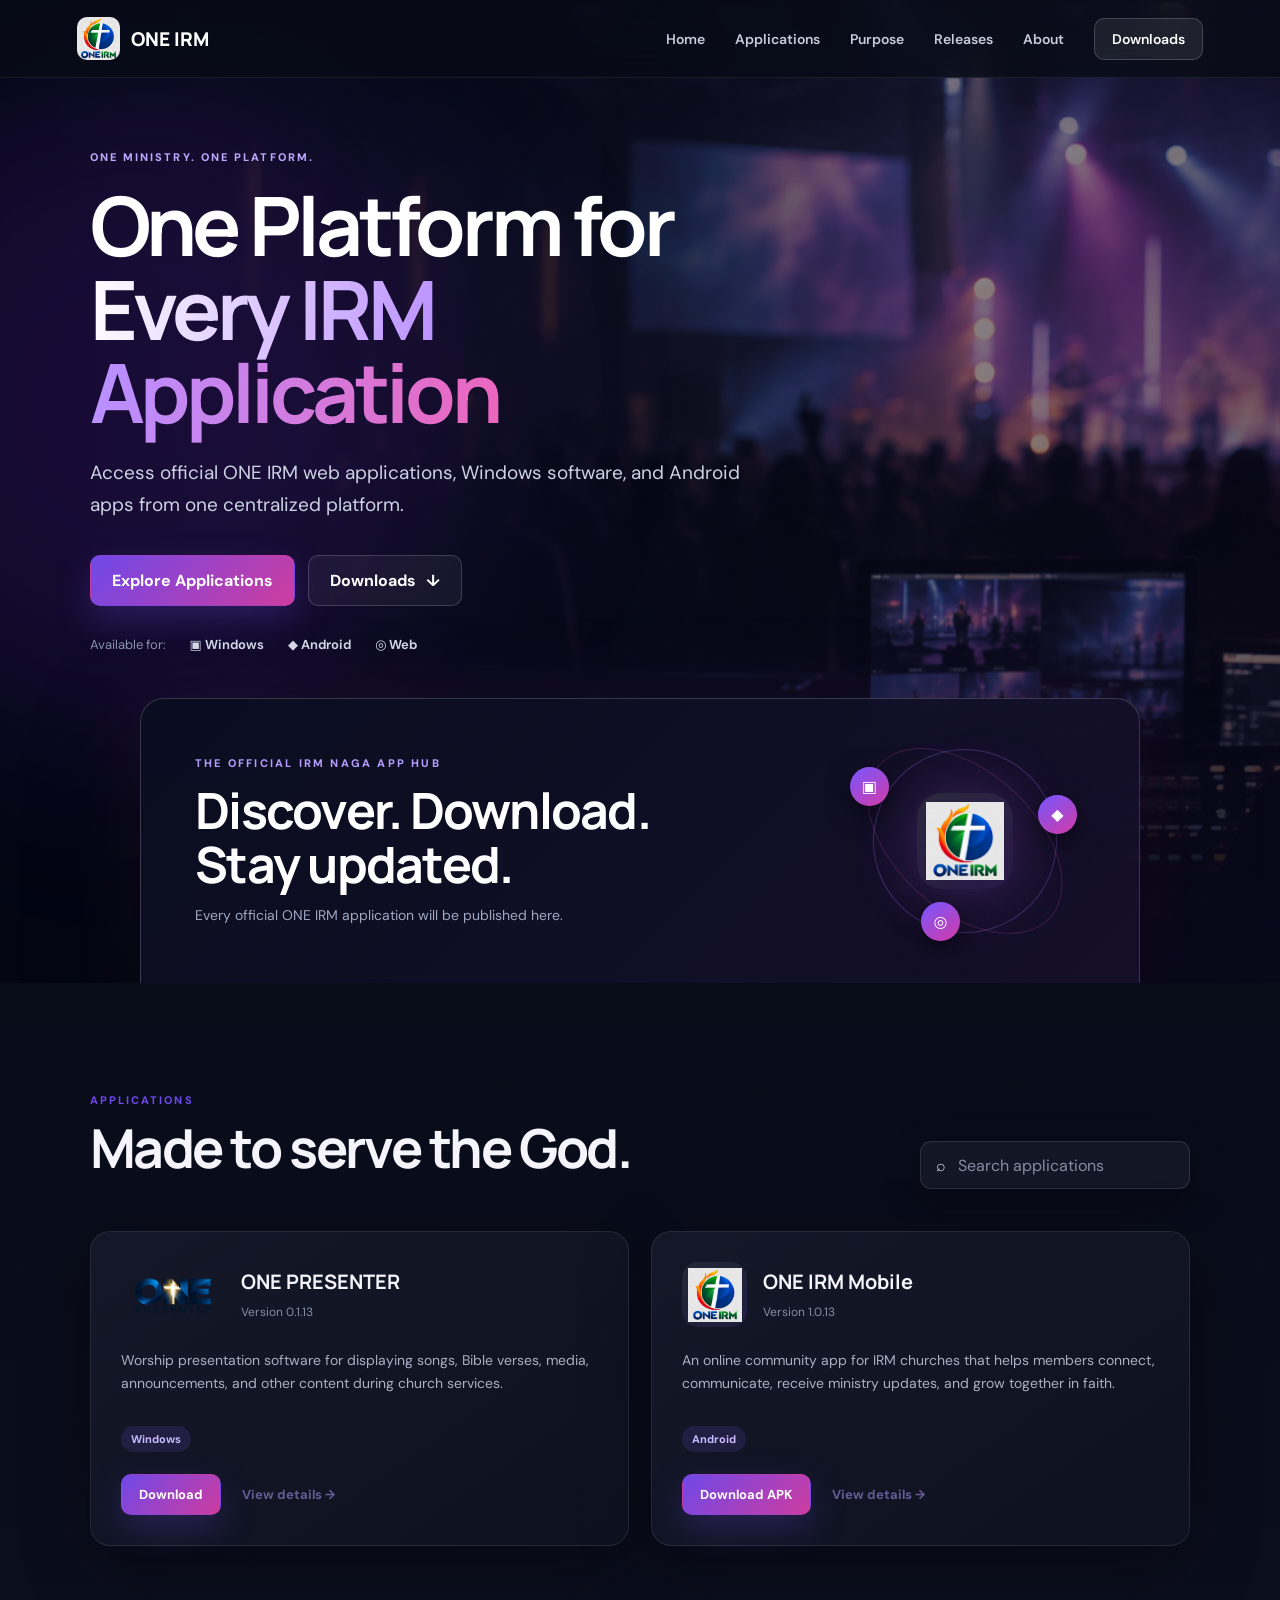
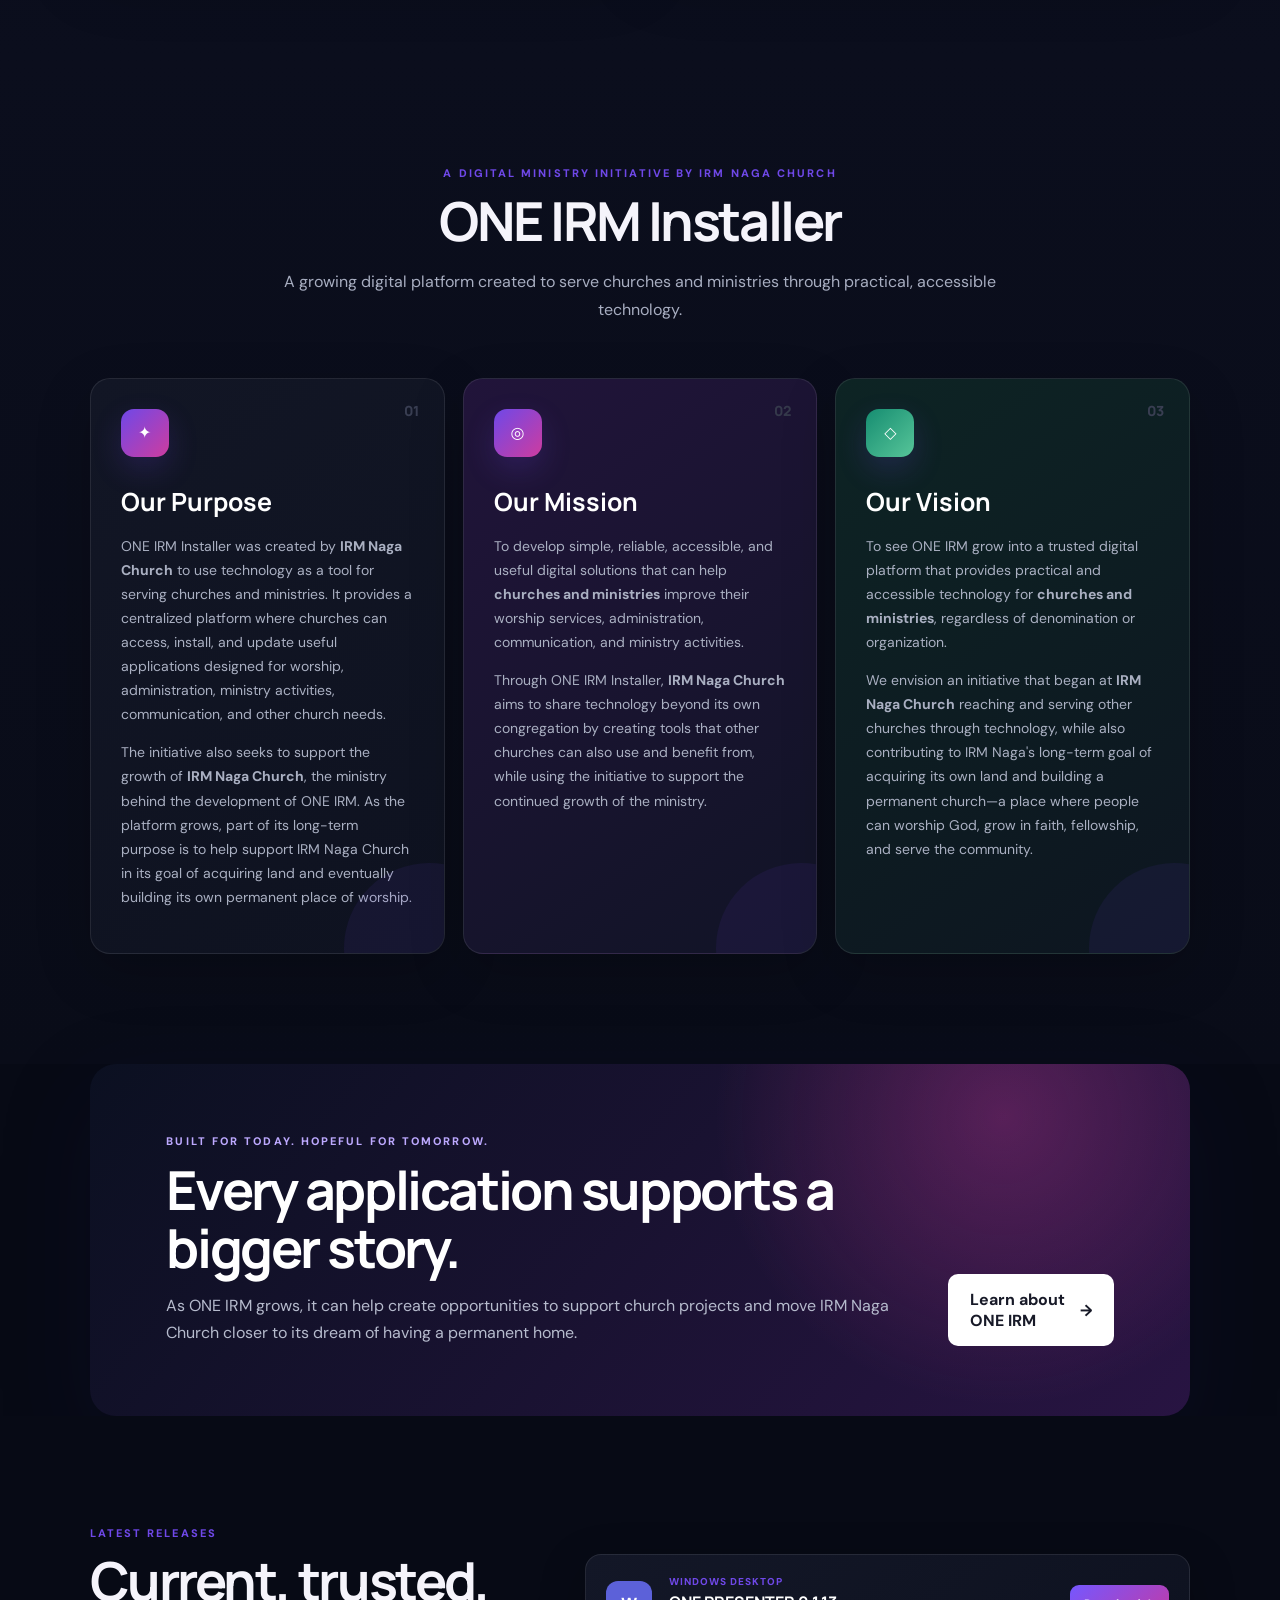
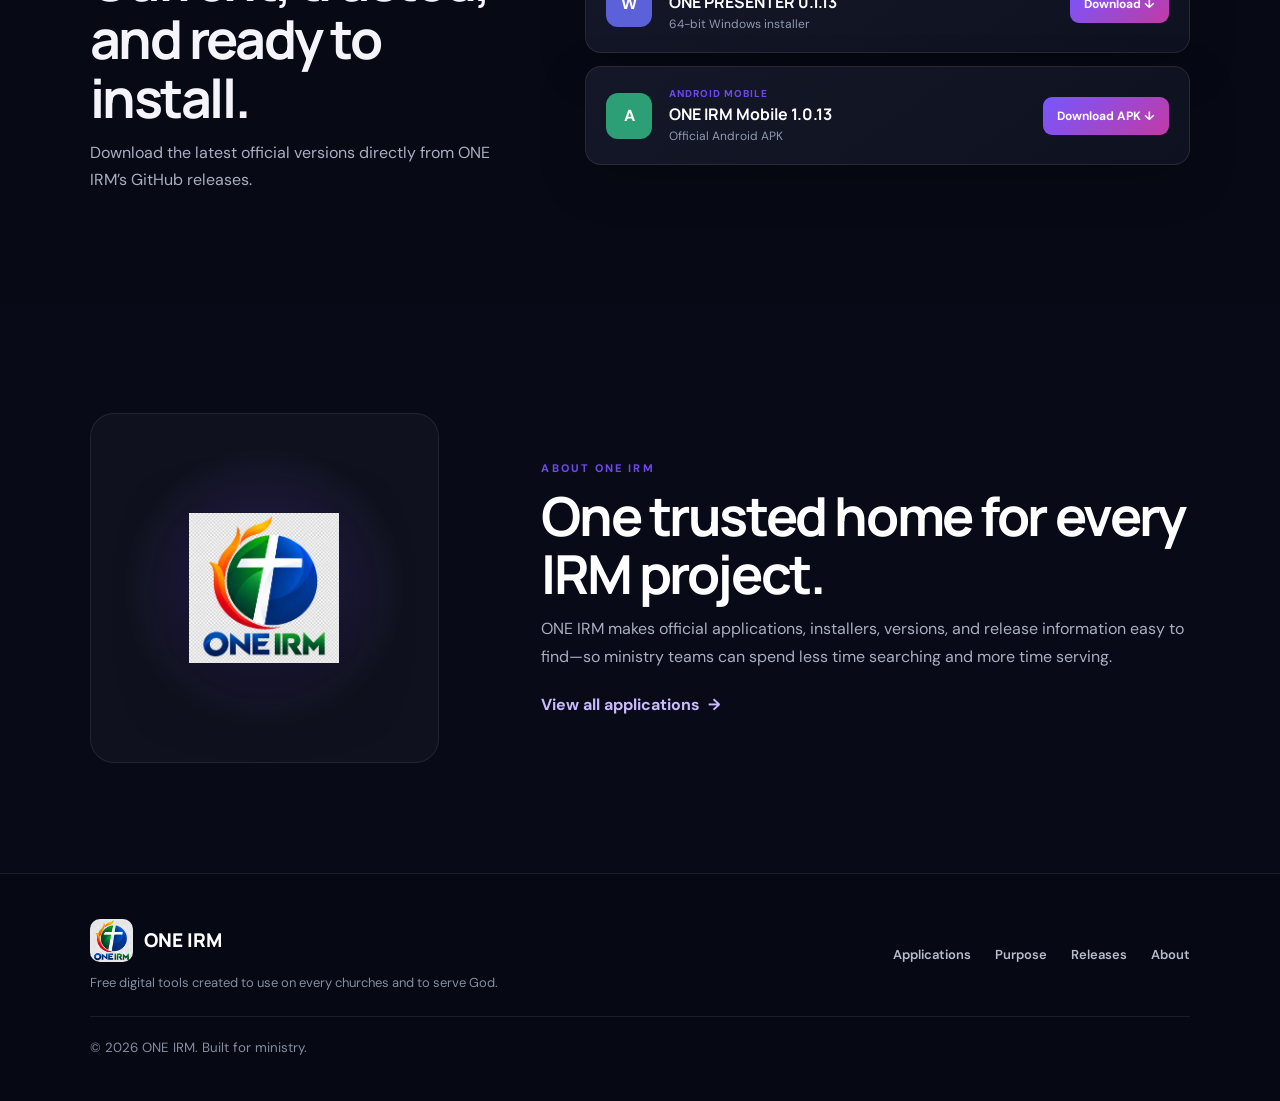
<file: outputs/ONE-IRM-Website-0.1.6/index.html>
<!doctype html>
<html lang="en">
<head>
  <meta charset="UTF-8">
  <meta name="viewport" content="width=device-width, initial-scale=1">
  <meta name="description" content="ONE IRM is the official digital application hub of IRM Naga Church.">
  <title>ONE IRM — Digital Tools for Ministry</title>
  <link rel="preconnect" href="https://fonts.googleapis.com">
  <link rel="preconnect" href="https://fonts.gstatic.com" crossorigin>
  <link href="https://fonts.googleapis.com/css2?family=DM+Sans:wght@400;500;600;700&family=Manrope:wght@600;700;800&display=swap" rel="stylesheet">
  <link rel="stylesheet" href="style.css?v=16">
</head>
<body>
  <header class="site-header">
    <a class="brand" href="#home" aria-label="ONE IRM home"><img src="assets/one-irm-logo.png" alt="ONE IRM logo"><span>ONE IRM</span></a>
    <button class="menu-toggle" type="button" aria-label="Open navigation" aria-expanded="false">☰</button>
    <nav class="main-nav" aria-label="Primary navigation">
      <a href="#home">Home</a><a href="#applications">Applications</a><a href="#purpose">Purpose</a><a href="#releases">Releases</a><a href="#about">About</a>
      <a class="nav-download" href="#applications">Downloads</a>
    </nav>
  </header>

  <main>
    <section class="hero classic-hero" id="home">
      <div class="hero-content">
        <span class="eyebrow light">One ministry. One platform.</span>
        <h1>One Platform for<br><em>Every IRM Application</em></h1>
        <p>Access official ONE IRM web applications, Windows software, and Android apps from one centralized platform.</p>
        <div class="hero-actions">
          <a class="button primary" href="#applications">Explore Applications</a>
          <a class="button ghost" href="#applications">Downloads <span>↓</span></a>
        </div>
        <div class="availability"><span>Available for:</span><b>▣ Windows</b><b>◆ Android</b><b>◎ Web</b></div>
      </div>

      <div class="platform-preview" aria-label="ONE IRM application collection">
        <div class="platform-preview-copy">
          <span>The official IRM Naga app hub</span>
          <strong>Discover. Download.<br>Stay updated.</strong>
          <small>Every official ONE IRM application will be published here.</small>
        </div>
        <div class="platform-orbit" aria-hidden="true">
          <i>▣</i><i>◆</i><i>◎</i>
          <div><img src="assets/one-irm-logo.png" alt=""></div>
        </div>
      </div>
    </section>

    <section class="applications section" id="applications">
      <div class="section-heading">
        <div><span class="eyebrow">Applications</span><h2>Made to serve the God.</h2></div>
        <label class="search-wrap" for="search"><span aria-hidden="true">⌕</span><input id="search" type="search" placeholder="Search applications" autocomplete="off"></label>
      </div>
      <div class="app-grid" id="appGrid"></div>
    </section>

    <section class="purpose-section section" id="purpose">
      <div class="purpose-intro">
        <span class="eyebrow">A digital ministry initiative by IRM Naga Church</span>
        <h2>ONE IRM Installer</h2>
        <p>A growing digital platform created to serve churches and ministries through practical, accessible technology.</p>
      </div>
      <div class="values-grid">
        <article class="value-card" id="our-purpose">
          <span class="value-number">01</span><div class="value-icon" aria-hidden="true">✦</div><h3>Our Purpose</h3>
          <p>ONE IRM Installer was created by <strong>IRM Naga Church</strong> to use technology as a tool for serving churches and ministries. It provides a centralized platform where churches can access, install, and update useful applications designed for worship, administration, ministry activities, communication, and other church needs.</p>
          <p>The initiative also seeks to support the growth of <strong>IRM Naga Church</strong>, the ministry behind the development of ONE IRM. As the platform grows, part of its long-term purpose is to help support IRM Naga Church in its goal of acquiring land and eventually building its own permanent place of worship.</p>
        </article>
        <article class="value-card mission-card" id="our-mission">
          <span class="value-number">02</span><div class="value-icon" aria-hidden="true">◎</div><h3>Our Mission</h3>
          <p>To develop simple, reliable, accessible, and useful digital solutions that can help <strong>churches and ministries</strong> improve their worship services, administration, communication, and ministry activities.</p>
          <p>Through ONE IRM Installer, <strong>IRM Naga Church</strong> aims to share technology beyond its own congregation by creating tools that other churches can also use and benefit from, while using the initiative to support the continued growth of the ministry.</p>
        </article>
        <article class="value-card vision-card" id="our-vision">
          <span class="value-number">03</span><div class="value-icon" aria-hidden="true">◇</div><h3>Our Vision</h3>
          <p>To see ONE IRM grow into a trusted digital platform that provides practical and accessible technology for <strong>churches and ministries</strong>, regardless of denomination or organization.</p>
          <p>We envision an initiative that began at <strong>IRM Naga Church</strong> reaching and serving other churches through technology, while also contributing to IRM Naga's long-term goal of acquiring its own land and building a permanent church—a place where people can worship God, grow in faith, fellowship, and serve the community.</p>
        </article>
      </div>
    </section>

    <section class="impact-section">
      <div class="impact-copy"><span class="eyebrow light">Built for today. Hopeful for tomorrow.</span><h2>Every application supports a bigger story.</h2><p>As ONE IRM grows, it can help create opportunities to support church projects and move IRM Naga Church closer to its dream of having a permanent home.</p></div>
      <a class="button white" href="#about">Learn about ONE IRM <span>→</span></a>
    </section>

    <section class="releases section" id="releases">
      <div class="release-heading"><span class="eyebrow">Latest releases</span><h2>Current, trusted, and ready to install.</h2><p>Download the latest official versions directly from ONE IRM’s GitHub releases.</p></div>
      <div class="release-list">
        <article><div class="release-platform windows">W</div><div class="release-copy"><small>Windows desktop</small><b>ONE PRESENTER 0.1.13</b><span>64-bit Windows installer</span></div><a href="https://github.com/sbpanelo-dev/IRM-INSTALLER/releases/download/v0.1.13/ONE.PRESENTER_0.1.13_x64-setup.exe">Download <span>↓</span></a></article>
        <article><div class="release-platform android">A</div><div class="release-copy"><small>Android mobile</small><b>ONE IRM Mobile 1.0.13</b><span>Official Android APK</span></div><a href="https://github.com/sbpanelo-dev/IRM-INSTALLER/releases/download/oneirm-android-v1.0.13/oneirm.v1.0.13.apk">Download APK <span>↓</span></a></article>
      </div>
    </section>

    <section class="about section" id="about">
      <div class="about-mark"><img src="assets/one-irm-logo.png" alt=""></div>
      <div class="about-copy"><span class="eyebrow">About ONE IRM</span><h2>One trusted home for every IRM project.</h2><p>ONE IRM makes official applications, installers, versions, and release information easy to find—so ministry teams can spend less time searching and more time serving.</p><a href="#applications">View all applications <span>→</span></a></div>
    </section>
  </main>

  <footer>
    <div class="footer-brand"><div class="brand"><img src="assets/one-irm-logo.png" alt="ONE IRM logo"><span>ONE IRM</span></div><p>Free digital tools created to use on every churches and to serve God.</p></div>
    <div class="footer-links"><a href="#applications">Applications</a><a href="#purpose">Purpose</a><a href="#releases">Releases</a><a href="#about">About</a></div>
    <small>© 2026 ONE IRM. Built for ministry.</small>
  </footer>
  <script src="script.js?v=13"></script>
</body>
</html>
</file>
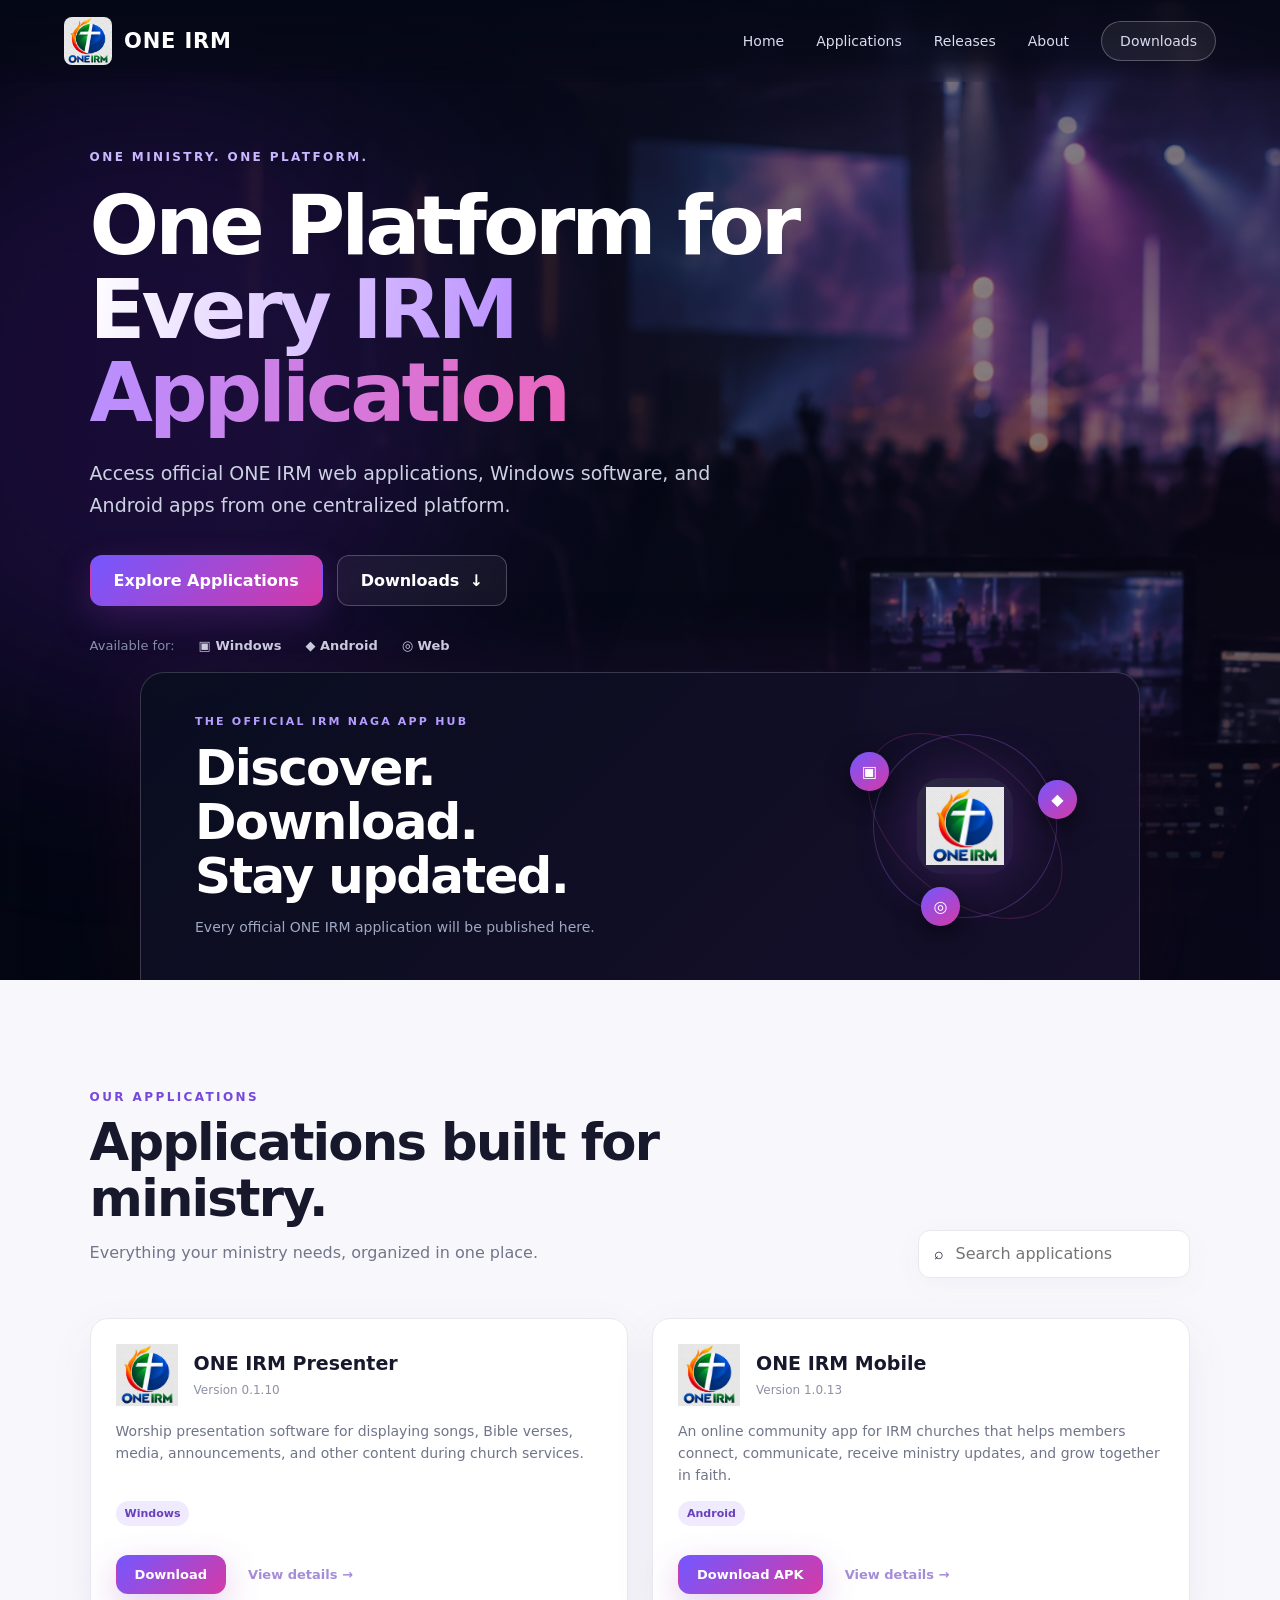
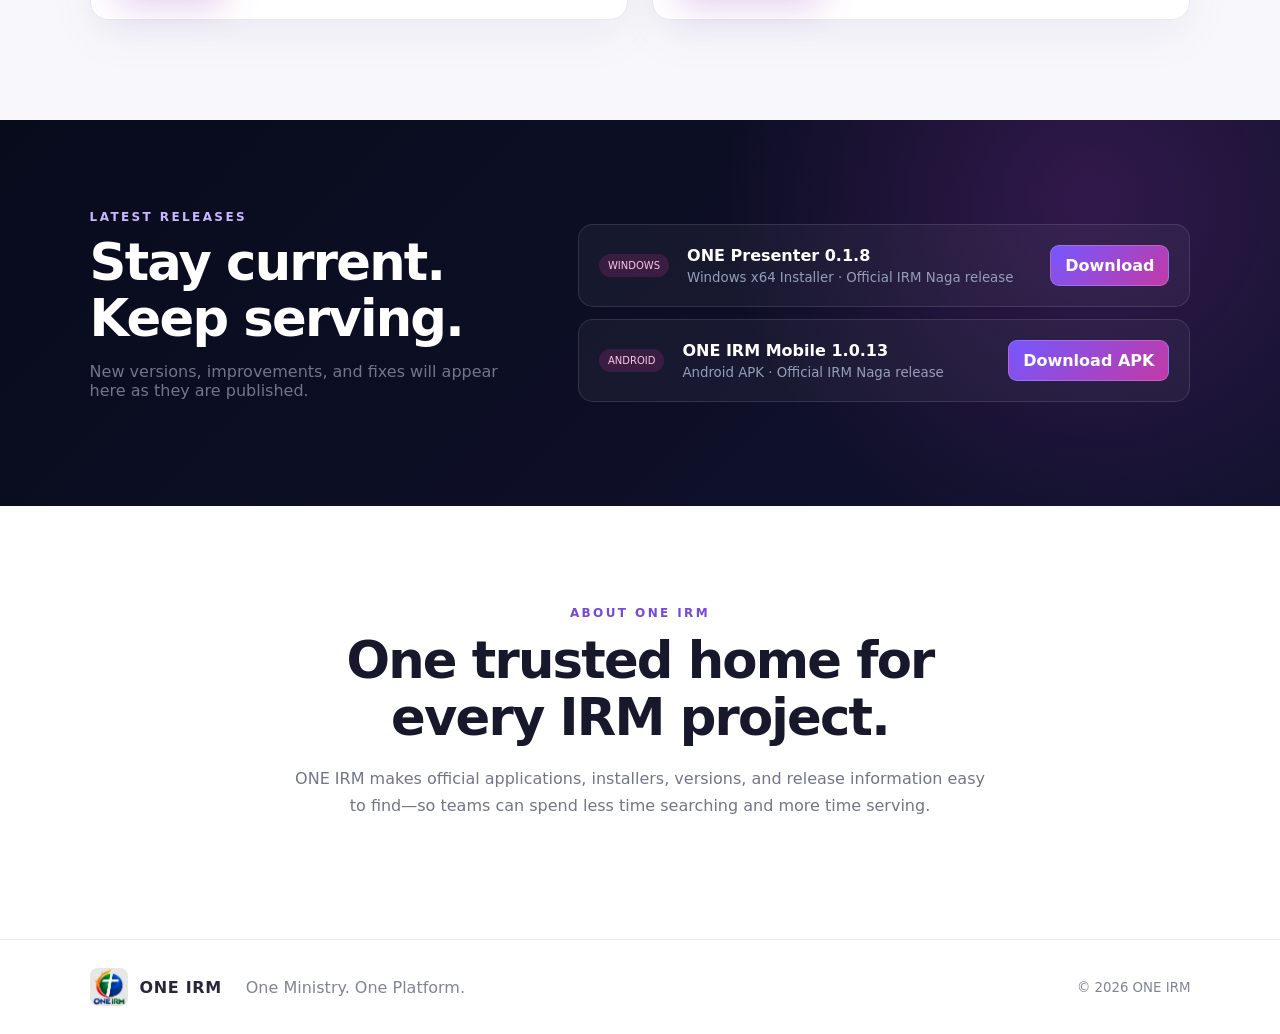
<file: work/ONE-IRM-Website/one-irm-website/index.html>
<!doctype html>
<html lang="en">
<head>
  <meta charset="UTF-8">

  <meta
    name="viewport"
    content="width=device-width, initial-scale=1"
  >

  <meta
    name="description"
    content="ONE IRM — one platform for every IRM application."
  >

  <title>ONE IRM — Ministry Applications</title>

  <link rel="stylesheet" href="style.css?v=4">
  <link rel="stylesheet" href="platform.css?v=4">
</head>

<body>
  <header class="site-header">
    <a class="brand" href="#home" aria-label="ONE IRM home">
      <img
        src="assets/one-irm-logo.png"
        alt="ONE IRM logo"
      >
      <span>ONE IRM</span>
    </a>

    <button
      class="menu-toggle"
      type="button"
      aria-label="Open navigation"
      aria-expanded="false"
    >
      ☰
    </button>

    <nav class="main-nav" aria-label="Primary navigation">
      <a href="#home">Home</a>
      <a href="#applications">Applications</a>
      <a href="#releases">Releases</a>
      <a href="#about">About</a>
      <a class="nav-download" href="#applications">Downloads</a>
    </nav>
  </header>

  <main>
    <section class="hero" id="home">
      <div class="hero-content">
        <span class="eyebrow">One ministry. One platform.</span>

        <h1>
          One Platform for<br>
          <em>Every IRM Application</em>
        </h1>

        <p>
          Access official ONE IRM web applications, Windows software,
          and Android apps from one centralized platform.
        </p>

        <div class="hero-actions">
          <a class="button primary" href="#applications">
            Explore Applications
          </a>

          <a class="button secondary" href="#applications">
            Downloads <span>↓</span>
          </a>
        </div>

        <div class="availability">
          <span>Available for:</span>
          <b>▣ Windows</b>
          <b>◆ Android</b>
          <b>◎ Web</b>
        </div>
      </div>

      <div
        class="platform-preview"
        aria-label="ONE IRM application collection"
      >
        <div class="platform-preview-copy">
          <span>THE OFFICIAL IRM NAGA APP HUB</span>

          <strong>
            Discover. Download.<br>
            Stay updated.
          </strong>

          <small>
            Every official ONE IRM application will be published here.
          </small>
        </div>

        <div class="platform-orbit" aria-hidden="true">
          <i>▣</i>
          <i>◆</i>
          <i>◎</i>

          <div>
            <img
              src="assets/one-irm-logo.png"
              alt=""
            >
          </div>
        </div>
      </div>
    </section>

    <section class="applications" id="applications">
      <div class="section-heading">
        <div>
          <span class="eyebrow purple">Our applications</span>

          <h2>Applications built for ministry.</h2>

          <p>
            Everything your ministry needs, organized in one place.
          </p>
        </div>

        <label class="search-wrap" for="search">
          <span>⌕</span>

          <input
            id="search"
            type="search"
            placeholder="Search applications"
            autocomplete="off"
          >
        </label>
      </div>

      <!-- Application cards are created by script.js -->
      <div class="app-grid" id="appGrid"></div>
    </section>

    <section class="releases" id="releases">
      <div>
        <span class="eyebrow">Latest releases</span>

        <h2>Stay current. Keep serving.</h2>

        <p>
          New versions, improvements, and fixes will appear here
          as they are published.
        </p>
      </div>

      <div class="release-list">
        <article>
          <span>Windows</span>

          <div>
            <b>ONE Presenter 0.1.8</b>
            <small>
              Windows x64 Installer · Official IRM Naga release
            </small>
          </div>

          <a
            href="https://github.com/sbpanelo-dev/IRM-INSTALLER/releases/download/v0.1.13/ONE.IRM.PRESENTER_0.1.13_x64-setup.exe"
          >
            Download
          </a>
        </article>

        <article>
          <span>Android</span>

          <div>
            <b>ONE IRM Mobile 1.0.13</b>
            <small>
              Android APK · Official IRM Naga release
            </small>
          </div>

          <a
            href="https://github.com/sbpanelo-dev/IRM-INSTALLER/releases/download/oneirm-android-v1.0.13/oneirm.v1.0.13.apk"
          >
            Download APK
          </a>
        </article>
      </div>
    </section>

    <section class="about" id="about">
      <span class="eyebrow purple">About ONE IRM</span>

      <h2>One trusted home for every IRM project.</h2>

      <p>
        ONE IRM makes official applications, installers, versions,
        and release information easy to find—so teams can spend less
        time searching and more time serving.
      </p>
    </section>
  </main>

  <footer>
    <div class="brand">
      <img
        src="assets/one-irm-logo.png"
        alt="ONE IRM logo"
      >
      <span>ONE IRM</span>
    </div>

    <p>One Ministry. One Platform.</p>
    <small>© 2026 ONE IRM</small>
  </footer>

  <script src="script.js?v=8"></script>
</body>
</html>
</file>
<file: outputs/ONE-IRM-Website-0.1.6/style.css>
:root {
  --navy: #080b17;
  --ink: #171927;
  --muted: #6d7183;
  --surface: #f7f7fa;
  --white: #fff;
  --line: #e6e6ed;
  --purple: #6f48e8;
  --magenta: #ce3c9f;
  --shadow: 0 22px 70px rgba(34, 26, 68, .1);
}

* {
  box-sizing: border-box;
}

html {
  scroll-behavior: smooth;
  scroll-padding-top: 88px;
}

body {
  margin: 0;
  color: var(--ink);
  background: var(--surface);
  font-family: "DM Sans", system-ui, sans-serif;
}

a {
  color: inherit;
  text-decoration: none;
}

button, input {
  font: inherit;
}

img {
  max-width: 100%;
}

.site-header {
  position: fixed;
  z-index: 50;
  inset: 0 0 auto;
  height: 78px;
  display: flex;
  align-items: center;
  padding: 0 clamp(22px, 6vw, 96px);
  color: #fff;
  border-bottom: 1px solid #ffffff14;
  background: #080b17d1;
  backdrop-filter: blur(18px);
}

.brand {
  display: flex;
  align-items: center;
  gap: 11px;
  font-family: Manrope, sans-serif;
  font-size: 19px;
  font-weight: 800;
}

.brand img {
  width: 43px;
  height: 43px;
  object-fit: contain;
  border-radius: 10px;
}

.main-nav {
  margin-left: auto;
  display: flex;
  align-items: center;
  gap: 30px;
}

.main-nav a {
  font-size: 14px;
  font-weight: 600;
  color: #c9ccda;
}

.main-nav a:hover {
  color: #fff;
}

.main-nav .nav-download {
  display: flex;
  gap: 8px;
  padding: 11px 17px;
  color: #fff;
  border: 1px solid #ffffff2b;
  border-radius: 10px;
  background: #ffffff14;
}

.menu-toggle {
  display: none;
  margin-left: auto;
  padding: 8px 11px;
  color: #fff;
  border: 1px solid #ffffff33;
  border-radius: 9px;
  background: transparent;
}

.hero {
  position: relative;
  min-height: 800px;
  display: grid;
  align-items: center;
  overflow: hidden;
  padding: 150px clamp(24px, 7vw, 112px) 90px;
  color: #fff;
  background: radial-gradient(circle at 76% 28%, #7541da47, transparent 28%), linear-gradient(135deg, #060914, #0b1021 52%, #17102b);
}

.hero:after {
  content: "";
  position: absolute;
  inset: auto 0 0;
  height: 150px;
  background: linear-gradient(transparent, #0003);
}

.hero-glow {
  position: absolute;
  border-radius: 50%;
  filter: blur(100px);
}

.hero-glow-one {
  width: 480px;
  height: 480px;
  left: -190px;
  top: 100px;
  background: #6037cd38;
}

.hero-glow-two {
  width: 420px;
  height: 420px;
  right: -160px;
  bottom: -120px;
  background: #d4359829;
}

.hero-inner {
  position: relative;
  z-index: 2;
  width: min(1200px, 100%);
  margin: auto;
  display: grid;
  grid-template-columns: 1.08fr .92fr;
  gap: clamp(50px, 7vw, 100px);
  align-items: center;
}

.eyebrow {
  display: block;
  color: var(--purple);
  font-size: 11px;
  font-weight: 800;
  letter-spacing: .19em;
  text-transform: uppercase;
}

.eyebrow.light {
  color: #bda9ff;
}

.hero h1, .section h2, .impact-section h2 {
  font-family: Manrope, sans-serif;
}

.hero h1 {
  max-width: 760px;
  margin: 20px 0 24px;
  font-size: clamp(49px, 6vw, 82px);
  line-height: 1.03;
  letter-spacing: -.055em;
}

.hero h1 em {
  color: #c5a8ff;
  font-style: normal;
}

.hero-copy>p {
  max-width: 660px;
  margin: 0;
  color: #afb5c9;
  font-size: 18px;
  line-height: 1.72;
}

.hero-actions {
  display: flex;
  gap: 13px;
  margin: 34px 0 30px;
}

.button {
  display: inline-flex;
  align-items: center;
  justify-content: center;
  gap: 10px;
  padding: 14px 21px;
  border: 1px solid transparent;
  border-radius: 10px;
  font-weight: 700;
  transition: .2s;
}

.button:hover {
  transform: translateY(-2px);
}

.button.primary {
  color: #fff;
  background: linear-gradient(135deg, var(--purple), var(--magenta));
  box-shadow: 0 13px 35px #7048e840;
}

.button.ghost {
  color: #fff;
  border-color: #ffffff2b;
  background: #ffffff0d;
}

.button.white {
  color: var(--ink);
  background: #fff;
}

.hero-trust {
  display: flex;
  flex-wrap: wrap;
  gap: 22px;
  color: #959db4;
  font-size: 12px;
  font-weight: 600;
}

.hero-trust span:before {
  content: "✓";
  margin-right: 7px;
  color: #8ce0bd;
}

.hero-showcase {
  position: relative;
  min-height: 480px;
  padding: 24px;
  overflow: hidden;
  border: 1px solid #ffffff21;
  border-radius: 26px;
  background: linear-gradient(145deg, #ffffff17, #ffffff06);
  box-shadow: 0 40px 100px #0000006b;
  backdrop-filter: blur(16px);
}

.hero-showcase:before {
  content: "";
  position: absolute;
  width: 340px;
  height: 340px;
  right: -90px;
  top: 80px;
  border-radius: 50%;
  border: 1px solid #b27dff3b;
  box-shadow: 0 0 90px #7f3fdb2e;
}

.showcase-top {
  display: flex;
  align-items: center;
  gap: 9px;
  color: #bbc0d2;
  font-size: 12px;
}

.showcase-top small {
  margin-left: auto;
  padding: 6px 9px;
  color: #cdbaff;
  border-radius: 999px;
  background: #774ce12e;
}

.live-dot {
  width: 8px;
  height: 8px;
  border-radius: 50%;
  background: #56d5a1;
  box-shadow: 0 0 14px #56d5a1;
}

.showcase-logo {
  position: relative;
  height: 205px;
  display: grid;
  place-items: center;
}

.showcase-logo img {
  position: relative;
  z-index: 2;
  width: 116px;
  filter: drop-shadow(0 17px 25px #0006);
}

.logo-halo {
  position: absolute;
  width: 190px;
  height: 190px;
  border: 1px solid #b88bff38;
  border-radius: 50%;
  box-shadow: inset 0 0 60px #6f48e824, 0 0 70px #6f48e824;
}

.showcase-copy span {
  color: #aa8ff4;
  font-size: 10px;
  font-weight: 800;
  letter-spacing: .18em;
}

.showcase-copy strong {
  display: block;
  margin-top: 9px;
  font-family: Manrope, sans-serif;
  font-size: clamp(25px, 3vw, 36px);
  line-height: 1.2;
  letter-spacing: -.035em;
}

.showcase-platforms {
  display: flex;
  gap: 8px;
  margin-top: 25px;
}

.showcase-platforms span {
  padding: 7px 10px;
  color: #abb1c5;
  border: 1px solid #ffffff1a;
  border-radius: 999px;
  font-size: 11px;
  background: #ffffff0a;
}

.section {
  padding: 110px clamp(24px, 7vw, 112px);
}

.section-heading {
  display: flex;
  align-items: end;
  justify-content: space-between;
  gap: 30px;
  max-width: 1200px;
  margin: auto;
}

.section h2 {
  margin: 12px 0;
  font-size: clamp(36px, 4.2vw, 58px);
  line-height: 1.08;
  letter-spacing: -.045em;
}

.section-heading p, .release-heading p, .about-copy p, .purpose-intro p {
  margin: 0;
  color: var(--muted);
  font-size: 16px;
  line-height: 1.7;
}

.search-wrap {
  width: 270px;
  height: 48px;
  display: flex;
  align-items: center;
  gap: 10px;
  padding: 0 15px;
  border: 1px solid var(--line);
  border-radius: 11px;
  background: #fff;
  box-shadow: 0 9px 28px #1814360d;
}

.search-wrap input {
  width: 100%;
  border: 0;
  outline: 0;
  background: transparent;
}

.applications {
  background: #f8f8fb;
}

.app-grid {
  max-width: 1200px;
  margin: 42px auto 0;
  display: grid;
  grid-template-columns: repeat(2, minmax(0, 1fr));
  gap: 22px;
}

.app-card {
  min-height: 315px;
  display: flex;
  flex-direction: column;
  padding: 30px;
  border: 1px solid var(--line);
  border-radius: 20px;
  background: #fff;
  box-shadow: var(--shadow);
  transition: .25s;
}

.app-card:hover {
  transform: translateY(-5px);
  box-shadow: 0 28px 76px #221a4426;
}

.app-card-top {
  display: flex;
  align-items: center;
  gap: 16px;
}

.app-icon {
  width: 65px;
  height: 65px;
  display: grid;
  place-items: center;
  flex: 0 0 auto;
  border-radius: 16px;
  background: linear-gradient(145deg, #f1edff, #f7f8fd);
}

.app-icon img {
  width: 54px;
  height: 54px;
  object-fit: contain;
}

.app-icon.presenter-logo {
  width: 104px;
  background: transparent;
}

.app-icon.presenter-logo img {
  width: 100px;
  height: 58px;
  object-fit: contain;
}

.app-card h3 {
  margin: 0 0 5px;
  font-family: Manrope, sans-serif;
  font-size: 20px;
}

.version {
  color: #9295a5;
  font-size: 12px;
}

.app-card>p {
  max-width: 520px;
  margin: 22px 0;
  color: var(--muted);
  font-size: 14px;
  line-height: 1.65;
}

.badges {
  display: flex;
  gap: 7px;
  margin-top: auto;
}

.badges span {
  padding: 6px 10px;
  color: #5430c6;
  border-radius: 999px;
  background: #f0ebff;
  font-size: 11px;
  font-weight: 700;
}

.card-actions {
  display: flex;
  align-items: center;
  gap: 15px;
  margin-top: 22px;
}

.button.small {
  padding: 11px 17px;
  font-size: 13px;
}

.details {
  border: 0;
  color: #8165ce;
  background: none;
  font-weight: 700;
  font-size: 13px;
}

.details:disabled {
  opacity: .55;
}

.empty {
  grid-column: 1/-1;
  padding: 40px;
  color: var(--muted);
  text-align: center;
  border: 1px dashed #c9c7d2;
  border-radius: 16px;
}

.purpose-section {
  background: #fff;
}

.purpose-intro {
  max-width: 800px;
  margin: 0 auto 55px;
  text-align: center;
}

.purpose-intro p {
  max-width: 720px;
  margin: 18px auto 0;
}

.values-grid {
  max-width: 1200px;
  margin: auto;
  display: grid;
  grid-template-columns: repeat(3, minmax(0, 1fr));
  gap: 18px;
}

.value-card {
  position: relative;
  min-height: 440px;
  padding: 30px;
  overflow: hidden;
  border: 1px solid var(--line);
  border-radius: 20px;
  background: #fafafd;
}

.value-card:after {
  content: "";
  position: absolute;
  width: 170px;
  height: 170px;
  right: -70px;
  bottom: -80px;
  border-radius: 50%;
  background: #6f48e814;
}

.value-number {
  position: absolute;
  right: 25px;
  top: 22px;
  color: #d9d5e9;
  font-family: Manrope, sans-serif;
  font-size: 14px;
  font-weight: 800;
}

.value-icon {
  width: 48px;
  height: 48px;
  display: grid;
  place-items: center;
  color: #fff;
  border-radius: 13px;
  background: linear-gradient(135deg, var(--purple), var(--magenta));
  box-shadow: 0 12px 30px #6f48e833;
}

.value-card h3 {
  margin: 27px 0 15px;
  font-family: Manrope, sans-serif;
  font-size: 25px;
}

.value-card p {
  color: var(--muted);
  font-size: 14px;
  line-height: 1.72;
}

.mission-card {
  background: #0e1223;
  border-color: #0e1223;
}

.mission-card h3 {
  color: #fff;
}

.mission-card p {
  color: #adb3c7;
}

.mission-card .value-number {
  color: #35394b;
}

.vision-card .value-icon {
  background: linear-gradient(135deg, #168d71, #57c599);
}

.impact-section {
  margin: 0 clamp(24px, 7vw, 112px);
  padding: 70px clamp(28px, 6vw, 85px);
  display: flex;
  align-items: end;
  justify-content: space-between;
  gap: 40px;
  color: #fff;
  border-radius: 26px;
  background: radial-gradient(circle at 83% 15%, #d33da04f, transparent 30%), linear-gradient(130deg, #0b1021, #281442);
  box-shadow: 0 32px 90px #120c3938;
}

.impact-copy {
  max-width: 750px;
}

.impact-section h2 {
  margin: 13px 0 15px;
  font-size: clamp(35px, 4.2vw, 58px);
  line-height: 1.08;
  letter-spacing: -.045em;
}

.impact-section p {
  margin: 0;
  color: #b6bbcd;
  line-height: 1.7;
}

.releases {
  max-width: 1420px;
  margin: auto;
  display: grid;
  grid-template-columns: .82fr 1.18fr;
  gap: 75px;
  align-items: center;
}

.release-list {
  display: grid;
  gap: 13px;
}

.release-list article {
  display: grid;
  grid-template-columns: auto 1fr auto;
  gap: 17px;
  align-items: center;
  padding: 20px;
  border: 1px solid var(--line);
  border-radius: 16px;
  background: #fff;
  box-shadow: 0 15px 45px #221a440f;
}

.release-platform {
  width: 46px;
  height: 46px;
  display: grid;
  place-items: center;
  color: #fff;
  border-radius: 12px;
  font-weight: 800;
  background: #5c61d9;
}

.release-platform.android {
  background: #2d9f76;
}

.release-copy {
  display: flex;
  flex-direction: column;
  gap: 3px;
}

.release-copy small {
  color: var(--purple);
  font-size: 10px;
  font-weight: 800;
  text-transform: uppercase;
  letter-spacing: .1em;
}

.release-copy b {
  font-family: Manrope, sans-serif;
  font-size: 16px;
}

.release-copy span {
  color: #9093a2;
  font-size: 12px;
}

.release-list a {
  padding: 11px 14px;
  color: #fff;
  border-radius: 9px;
  background: #101426;
  font-size: 12px;
  font-weight: 700;
}

.about {
  display: grid;
  grid-template-columns: .7fr 1.3fr;
  align-items: center;
  gap: clamp(45px, 8vw, 120px);
  color: #fff;
  background: var(--navy);
}

.about-mark {
  min-height: 350px;
  display: grid;
  place-items: center;
  border: 1px solid #ffffff14;
  border-radius: 24px;
  background: radial-gradient(circle, #7248e852, transparent 57%), #ffffff08;
}

.about-mark img {
  width: 150px;
  filter: drop-shadow(0 20px 35px #0006);
}

.about-copy h2 {
  max-width: 650px;
}

.about-copy p {
  max-width: 670px;
  color: #abb1c4;
}

.about-copy a {
  display: inline-flex;
  gap: 8px;
  margin-top: 24px;
  color: #cbb9ff;
  font-weight: 700;
}

footer {
  padding: 45px clamp(24px, 7vw, 112px);
  display: grid;
  grid-template-columns: 1fr auto;
  gap: 25px 50px;
  color: #8c90a0;
  border-top: 1px solid #e5e5ec;
  background: #fff;
}

.footer-brand .brand {
  color: var(--ink);
}

.footer-brand p {
  margin: 12px 0 0;
  font-size: 13px;
}

.footer-links {
  display: flex;
  gap: 24px;
  align-items: center;
  color: #55596a;
  font-size: 13px;
  font-weight: 600;
}

footer small {
  grid-column: 1/-1;
  padding-top: 22px;
  border-top: 1px solid var(--line);
}

@media(max-width:980px) {
  .menu-toggle {
    display: block;
  }

  .main-nav {
    display: none;
    position: absolute;
    top: 70px;
    left: 20px;
    right: 20px;
    padding: 14px;
    flex-direction: column;
    align-items: stretch;
    gap: 3px;
    border: 1px solid #ffffff1a;
    border-radius: 14px;
    background: #0b0e1df5;
  }

  .main-nav.open {
    display: flex;
  }

  .main-nav a {
    padding: 11px;
  }

  .hero-inner {
    grid-template-columns: 1fr;
  }

  .hero-copy {
    text-align: center;
  }

  .hero-copy>p {
    margin-inline: auto;
  }

  .hero-actions, .hero-trust {
    justify-content: center;
  }

  .hero-showcase {
    width: min(650px, 100%);
    margin: auto;
  }

  .values-grid {
    grid-template-columns: 1fr;
  }

  .value-card {
    min-height: auto;
  }

  .impact-section {
    align-items: start;
    flex-direction: column;
  }

  .releases {
    grid-template-columns: 1fr;
    gap: 38px;
  }
}

@media(max-width:700px) {
  .site-header {
    height: 68px;
    padding: 0 18px;
  }

  .brand {
    font-size: 17px;
  }

  .brand img {
    width: 39px;
    height: 39px;
  }

  .hero {
    min-height: auto;
    padding: 116px 21px 70px;
  }

  .hero h1 {
    font-size: 45px;
  }

  .hero-copy>p {
    font-size: 16px;
  }

  .hero-actions {
    flex-direction: column;
  }

  .button {
    width: 100%;
  }

  .hero-showcase {
    min-height: 400px;
  }

  .section {
    padding: 78px 21px;
  }

  .section-heading {
    align-items: stretch;
    flex-direction: column;
  }

  .search-wrap {
    width: 100%;
  }

  .app-grid {
    grid-template-columns: 1fr;
  }

  .app-card {
    min-height: 300px;
  }

  .impact-section {
    margin: 0 15px;
    padding: 50px 25px;
  }

  .release-list article {
    grid-template-columns: auto 1fr;
  }

  .release-list a {
    grid-column: 1/-1;
    text-align: center;
  }

  .about {
    grid-template-columns: 1fr;
  }

  .about-mark {
    min-height: 260px;
  }

  footer {
    grid-template-columns: 1fr;
  }

  .footer-links {
    flex-wrap: wrap;
  }

  footer small {
    grid-column: auto;
  }
}

@media(prefers-reduced-motion:reduce) {
  html {
    scroll-behavior: auto;
  }

  * {
    transition: none!important;
  }
}

/* Classic cinematic hero restored from the original ONE IRM design */

.classic-hero {
  min-height: 980px;
  display: block;
  padding: 150px clamp(24px, 7vw, 112px) 330px;
  color: #fff;
  background-image: linear-gradient(90deg, #030612f7 0%, #060917e3 38%, #08091e75 70%, #0905188c), linear-gradient(180deg, transparent 60%, #080b1b 96%), url('assets/church-media-hero.png');
  background-size: cover;
  background-position: center;
  overflow: hidden;
}

.classic-hero:before {
  content: "";
  position: absolute;
  width: 650px;
  height: 650px;
  left: -180px;
  top: 80px;
  border-radius: 50%;
  background: #7028cb30;
  filter: blur(100px);
}

.classic-hero:after {
  display: none;
}

.classic-hero .hero-content {
  position: relative;
  z-index: 2;
  max-width: 800px;
}

.classic-hero h1 {
  margin: 20px 0 22px;
  font-size: clamp(48px, 6.4vw, 88px);
  line-height: 1.02;
  letter-spacing: -.05em;
}

.classic-hero h1 em {
  font-style: normal;
  background: linear-gradient(100deg, #fff 0, #ba8fff 48%, #ec65bc);
  background-clip: text;
  -webkit-background-clip: text;
  color: transparent;
}

.classic-hero .hero-content>p {
  max-width: 660px;
  margin: 0;
  font-size: 19px;
  line-height: 1.7;
  color: #ccd2e4;
}

.classic-hero .hero-actions {
  justify-content: flex-start;
}

.availability {
  display: flex;
  align-items: center;
  gap: 24px;
  flex-wrap: wrap;
  font-size: 13px;
  color: #d9dced;
}

.availability>span {
  color: #8993ad;
}

.availability b {
  font-weight: 650;
}

.platform-preview {
  position: absolute;
  z-index: 3;
  left: 50%;
  bottom: 0;
  transform: translateX(-50%);
  width: min(1000px, 86vw);
  min-height: 280px;
  display: grid;
  grid-template-columns: 1.2fr .8fr;
  align-items: center;
  padding: 42px 54px;
  overflow: hidden;
  border: 1px solid #ffffff2b;
  border-bottom: 0;
  border-radius: 24px 24px 0 0;
  background: linear-gradient(135deg, #0a0e20ee, #17102cee);
  box-shadow: 0 40px 100px #000a, 0 0 80px #9b3fbd27;
  backdrop-filter: blur(18px);
}

.platform-preview-copy {
  display: flex;
  flex-direction: column;
  gap: 13px;
}

.platform-preview-copy span {
  color: #b69cff;
  font-size: 11px;
  font-weight: 800;
  letter-spacing: .2em;
  text-transform: uppercase;
}

.platform-preview-copy strong {
  font-family: Manrope, sans-serif;
  font-size: clamp(30px, 4vw, 50px);
  line-height: 1.08;
  letter-spacing: -.035em;
}

.platform-preview-copy small {
  max-width: 430px;
  color: #9fa8c3;
  font-size: 14px;
  line-height: 1.6;
}

.platform-orbit {
  position: relative;
  width: 240px;
  height: 200px;
  justify-self: end;
}

.platform-orbit:before, .platform-orbit:after {
  content: "";
  position: absolute;
  inset: 8px 28px;
  border: 1px solid #ad7aff42;
  border-radius: 50%;
  transform: rotate(-18deg);
}

.platform-orbit:after {
  inset: 30px 5px;
  transform: rotate(42deg);
  border-color: #e04cad38;
}

.platform-orbit>div {
  position: absolute;
  inset: 50% auto auto 50%;
  transform: translate(-50%, -50%);
  width: 96px;
  height: 96px;
  display: grid;
  place-items: center;
  border-radius: 25px;
  background: linear-gradient(145deg, #ffffff1c, #8f48e02b);
  box-shadow: 0 0 60px #a74bdc4d;
}

.platform-orbit img {
  width: 78px;
  height: 78px;
  object-fit: contain;
}

.platform-orbit>i {
  position: absolute;
  z-index: 2;
  width: 39px;
  height: 39px;
  display: grid;
  place-items: center;
  border-radius: 50%;
  color: #fff;
  font-style: normal;
  background: linear-gradient(145deg, #7557ff, #d43aa7);
  box-shadow: 0 8px 24px #0008;
}

.platform-orbit>i:nth-child(1) {
  left: 5px;
  top: 26px;
}

.platform-orbit>i:nth-child(2) {
  right: 8px;
  top: 54px;
}

.platform-orbit>i:nth-child(3) {
  left: 76px;
  bottom: 0;
}

@media(max-width:980px) {
  .classic-hero {
    min-height: 940px;
    padding-top: 130px;
  }

  .classic-hero .hero-content {
    max-width: 680px;
  }

  .platform-preview {
    width: 92vw;
  }
}

@media(max-width:700px) {
  .classic-hero {
    min-height: 860px;
    padding: 116px 22px 260px;
    background-position: 63% center;
  }

  .classic-hero h1 {
    font-size: 45px;
  }

  .classic-hero .hero-content>p {
    font-size: 16px;
  }

  .classic-hero .hero-actions {
    justify-content: stretch;
  }

  .availability {
    gap: 13px;
  }

  .availability>span {
    width: 100%;
  }

  .platform-preview {
    width: 94vw;
    min-height: 205px;
    grid-template-columns: 1fr;
    padding: 28px 24px;
  }

  .platform-preview-copy strong {
    font-size: 29px;
  }

  .platform-preview-copy small {
    font-size: 12px;
  }

  .platform-orbit {
    display: none;
  }
}

/* Unified dark theme */

body {
  color: #f5f4fb;
  background: #070a15;
}

.applications {
  background: linear-gradient(180deg, #080b18, #0b0e1d);
}

.purpose-section {
  background: linear-gradient(180deg, #0b0e1d, #090c18);
}

.releases {
  background: #070a15;
}

.section-heading p, .release-heading p, .about-copy p, .purpose-intro p {
  color: #a8aec1;
}

.search-wrap {
  color: #dfe2ed;
  border-color: #ffffff1c;
  background: #121625;
  box-shadow: 0 12px 35px #0004;
}

.search-wrap input {
  color: #fff;
}

.search-wrap input::placeholder {
  color: #858ca2;
}

.app-card {
  border-color: #ffffff17;
  background: linear-gradient(145deg, #131727, #0e1220);
  box-shadow: 0 22px 70px #0005;
}

.app-card:hover {
  box-shadow: 0 28px 76px #0009;
  border-color: #8f68e852;
}

.app-icon {
  background: linear-gradient(145deg, #ffffff12, #7557ff1f);
}

.app-card>p {
  color: #aab0c2;
}

.version {
  color: #858da4;
}

.badges span {
  color: #cbb9ff;
  background: #7951e426;
}

.details {
  color: #ad94f1;
}

.value-card {
  border-color: #ffffff17;
  background: linear-gradient(145deg, #121625, #0e1220);
  box-shadow: 0 18px 55px #0003;
}

.value-card h3 {
  color: #fff;
}

.value-card p {
  color: #aab0c2;
}

.value-number {
  color: #393e52;
}

.mission-card {
  background: linear-gradient(145deg, #21143a, #111426);
}

.vision-card {
  background: linear-gradient(145deg, #0d2424, #0d1520);
}

.release-list article {
  border-color: #ffffff17;
  background: linear-gradient(145deg, #131727, #0e1220);
  box-shadow: 0 15px 45px #0004;
}

.release-copy b {
  color: #fff;
}

.release-copy span {
  color: #9199ae;
}

.release-list a {
  background: linear-gradient(135deg, #7557ff, #c23aa5);
}

footer {
  color: #858ca0;
  border-color: #ffffff14;
  background: #060914;
}

.footer-brand .brand {
  color: #fff;
}

.footer-links {
  color: #b7bdcc;
}

footer small {
  border-color: #ffffff14;
}
</file>
<file: work/ONE-IRM-Website/one-irm-website/style.css>
:root{--navy:#050816;--navy2:#0b1026;--purple:#8757ff;--magenta:#df3ea8;--blue:#6f7cff;--white:#fff;--muted:#aeb6ce;--ink:#17182b;--line:#e8e8f1}*{box-sizing:border-box}html{scroll-behavior:smooth;scroll-padding-top:82px}body{margin:0;font-family:Inter,ui-sans-serif,system-ui,-apple-system,"Segoe UI",sans-serif;color:var(--ink);background:#f8f8fc}a{text-decoration:none;color:inherit}button,input{font:inherit}.site-header{height:82px;padding:0 clamp(24px,5vw,80px);display:flex;align-items:center;position:fixed;inset:0 0 auto;z-index:30;color:#fff;background:linear-gradient(180deg,#050816ed,#050816a6 72%,transparent);backdrop-filter:blur(10px)}.brand{display:flex;align-items:center;gap:12px;font-size:21px;font-weight:850;letter-spacing:.04em}.brand img{width:48px;height:48px;object-fit:contain;border-radius:8px}.main-nav{margin-left:auto;display:flex;align-items:center;gap:32px}.main-nav a{font-size:14px;color:#d9dcee;transition:.2s}.main-nav a:hover{color:#fff}.nav-download{padding:11px 18px;border:1px solid #ffffff40;border-radius:999px;background:#ffffff12}.menu-toggle{display:none;margin-left:auto;color:#fff;border:1px solid #ffffff30;background:#ffffff0f;border-radius:10px;padding:8px 12px}.hero{min-height:980px;padding:150px clamp(24px,7vw,112px) 260px;position:relative;color:#fff;background-image:linear-gradient(90deg,#030612f7 0%,#060917e3 38%,#08091e75 70%,#0905188c),linear-gradient(180deg,transparent 60%,#080b1b 96%),url('assets/church-media-hero.png');background-size:cover;background-position:center;overflow:hidden}.hero:before{content:"";position:absolute;width:650px;height:650px;left:-180px;top:80px;border-radius:50%;background:#7028cb30;filter:blur(100px)}.hero-content{position:relative;z-index:2;max-width:800px}.eyebrow{display:block;text-transform:uppercase;letter-spacing:.2em;font-size:12px;font-weight:800;color:#c9b7ff}.hero h1{margin:20px 0 22px;font-size:clamp(48px,6.4vw,88px);line-height:1.02;letter-spacing:-.05em}.hero h1 em{font-style:normal;background:linear-gradient(100deg,#fff 0,#ba8fff 48%,#ec65bc);background-clip:text;color:transparent}.hero-content>p{max-width:660px;font-size:19px;line-height:1.7;color:#ccd2e4}.hero-actions{display:flex;gap:14px;margin:34px 0 32px}.button{display:inline-flex;align-items:center;justify-content:center;gap:10px;padding:15px 23px;border-radius:12px;font-weight:750;border:1px solid transparent;cursor:pointer}.primary{color:#fff;background:linear-gradient(135deg,#7557ff,#d43aa7);box-shadow:0 12px 35px #943fbc42}.secondary{color:#fff;background:#ffffff0d;border-color:#ffffff3b;backdrop-filter:blur(8px)}.availability{display:flex;align-items:center;gap:24px;flex-wrap:wrap;font-size:13px;color:#d9dced}.availability>span{color:#8993ad}.availability b{font-weight:650}.software-preview{position:absolute;z-index:3;left:50%;bottom:-2px;transform:translateX(-50%);width:min(1000px,86vw);border:1px solid #ffffff2b;border-bottom:0;border-radius:20px 20px 0 0;overflow:hidden;background:#0a0e20e8;box-shadow:0 40px 100px #000a,0 0 80px #9b3fbd27;backdrop-filter:blur(18px)}.preview-bar{height:48px;padding:0 18px;display:flex;align-items:center;border-bottom:1px solid #ffffff17;color:#dfe3f4;font-size:13px}.preview-bar div{display:flex;gap:6px;margin-right:18px}.preview-bar i{width:9px;height:9px;border-radius:50%;background:#ff6282}.preview-bar i:nth-child(2){background:#ffbd4b}.preview-bar i:nth-child(3){background:#38d490}.preview-bar small{margin-left:auto;padding:5px 9px;border-radius:6px;color:#ffbce4;background:#dc2c9a2b}.preview-body{height:260px;display:grid;grid-template-columns:180px 1fr 180px}.preview-body aside{padding:22px 16px;display:flex;flex-direction:column;gap:8px;border-right:1px solid #ffffff12;color:#929bb6;font-size:11px}.preview-body aside b{margin-bottom:8px;color:#fff}.preview-body aside span{padding:9px;border-radius:7px}.preview-body aside .active{color:#fff;background:#863eea66}.stage-preview{display:grid;place-items:center;text-align:center;align-content:center;gap:18px;background:linear-gradient(#150c2a70,#080915e8),radial-gradient(circle at 50% 20%,#d641b8,#29245d 42%,#090b18 75%)}.stage-preview>span,.stage-preview small{letter-spacing:.18em;font-size:9px;color:#c3aadf}.stage-preview strong{font-size:29px;line-height:1.25}.preview-body .library{border:0;border-left:1px solid #ffffff12}.tiles{display:grid;grid-template-columns:1fr 1fr;gap:7px}.tiles i{height:42px;border-radius:6px;background:linear-gradient(135deg,#282e64,#d044af)}.tiles i:nth-child(2){background:linear-gradient(135deg,#22406a,#4730a2)}.tiles i:nth-child(3){background:linear-gradient(135deg,#4a225e,#e45f8c)}.tiles i:nth-child(4){background:linear-gradient(135deg,#223f56,#2f8f91)}.library button{margin-top:auto;border:0;border-radius:8px;padding:10px;color:#fff;background:linear-gradient(135deg,#7458ff,#c23aa5)}.applications{padding:110px clamp(24px,7vw,112px) 100px;background:#f8f8fc}.section-heading{display:flex;align-items:end;justify-content:space-between;gap:30px}.purple{color:#7549d9}.section-heading h2,.releases h2,.about h2{margin:10px 0;font-size:clamp(34px,4vw,54px);line-height:1.1;letter-spacing:-.035em}.section-heading p,.about p,.releases p{color:#72758b}.search-wrap{width:280px;height:48px;padding:0 15px;display:flex;align-items:center;gap:10px;border:1px solid var(--line);border-radius:12px;background:#fff;box-shadow:0 7px 30px #31235e0a}.search-wrap input{width:100%;border:0;outline:0;background:transparent}.app-grid{display:grid;grid-template-columns:repeat(3,1fr);gap:22px;margin-top:40px}.app-card{padding:25px;border:1px solid var(--line);border-radius:18px;background:#fff;box-shadow:0 15px 45px #281d5810;transition:.25s}.app-card:hover{transform:translateY(-5px);box-shadow:0 22px 55px #281d581c}.app-card-top{display:flex;align-items:center;gap:15px}.app-icon{width:62px;height:62px;display:grid;place-items:center;flex:0 0 auto;border-radius:15px;color:#7246d8;font-size:26px;background:linear-gradient(145deg,#f4efff,#edf1ff)}.app-icon img{width:52px;height:52px;object-fit:contain}.app-card h3{margin:0 0 5px;font-size:19px}.version{font-size:12px;color:#8e91a4}.app-card>p{min-height:66px;color:#717589;line-height:1.55;font-size:14px}.badges{display:flex;gap:7px;min-height:32px}.badges span{height:max-content;padding:6px 9px;border-radius:999px;color:#6840bd;background:#f0eaff;font-size:11px;font-weight:700}.card-actions{display:flex;align-items:center;gap:15px;margin-top:22px}.small{padding:11px 18px;font-size:13px}.details{border:0;background:none;color:#6e47c1;font-weight:700;font-size:13px}.card-actions button:disabled,.release-list button:disabled{cursor:not-allowed;opacity:.62}.empty{grid-column:1/-1;padding:38px;text-align:center;border:1px dashed #c9c5d8;border-radius:16px;color:#787b90}.releases{padding:90px clamp(24px,7vw,112px);display:grid;grid-template-columns:.8fr 1.2fr;gap:80px;align-items:center;color:#fff;background:radial-gradient(circle at 85% 20%,#852e9f4a,transparent 32%),linear-gradient(135deg,#080b1c,#12122f)}.release-list article{padding:20px;display:grid;grid-template-columns:auto 1fr auto;gap:18px;align-items:center;border:1px solid #ffffff1d;border-radius:15px;background:#ffffff0b}.release-list article>span{padding:6px 9px;border-radius:999px;color:#ffc4e9;background:#d530982f;font-size:10px;text-transform:uppercase}.release-list div{display:flex;flex-direction:column;gap:5px}.release-list small{color:#959eb8}.release-list button{padding:10px 14px;border:1px solid #ffffff30;border-radius:9px;color:#fff;background:#ffffff0b}.about{padding:100px 24px;text-align:center;background:#fff}.about h2{max-width:700px;margin:12px auto}.about p{max-width:700px;margin:20px auto;line-height:1.7}footer{padding:28px clamp(24px,7vw,112px);display:flex;align-items:center;gap:24px;color:#818498;background:#fff;border-top:1px solid var(--line)}footer .brand{color:#29263b;font-size:16px}footer .brand img{width:38px;height:38px}footer p{margin:0}footer small{margin-left:auto}@media(max-width:900px){.site-header{background:#060918eb}.menu-toggle{display:block}.main-nav{display:none;position:absolute;top:72px;left:20px;right:20px;padding:18px;flex-direction:column;align-items:stretch;gap:6px;border:1px solid #ffffff20;border-radius:14px;background:#090d20f5}.main-nav.open{display:flex}.main-nav a{padding:10px}.hero{min-height:900px;padding-top:130px}.hero-content{max-width:680px}.software-preview{width:92vw}.preview-body{grid-template-columns:150px 1fr}.preview-body .library{display:none}.app-grid{grid-template-columns:1fr}.releases{grid-template-columns:1fr;gap:35px}.section-heading{align-items:start;flex-direction:column}.search-wrap{width:100%}}@media(max-width:600px){.site-header{height:70px;padding:0 18px}.brand{font-size:17px}.brand img{width:40px;height:40px}.hero{min-height:850px;padding:116px 22px 210px;background-position:63% center}.hero h1{font-size:45px}.hero-content>p{font-size:16px}.hero-actions{flex-direction:column}.button{width:100%}.availability{gap:13px}.availability>span{width:100%}.software-preview{width:94vw}.preview-body{height:195px;grid-template-columns:110px 1fr}.preview-body aside{padding:15px 10px}.preview-body aside span{padding:6px}.stage-preview strong{font-size:20px}.applications{padding:75px 22px}.app-grid{margin-top:28px}.app-card>p{min-height:auto}.releases{padding:70px 22px}.release-list article{grid-template-columns:auto 1fr}.release-list button{grid-column:1/-1}.about{padding:75px 22px}footer{align-items:flex-start;flex-direction:column}footer small{margin:0}}
</file>
<file: work/ONE-IRM-Website/one-irm-website/platform.css>
/* =========================================
   ONE IRM platform preview
   ========================================= */

.platform-preview {
  position: absolute;
  z-index: 3;
  left: 50%;
  bottom: 0;
  transform: translateX(-50%);
  width: min(1000px, 86vw);
  min-height: 280px;
  display: grid;
  grid-template-columns: 1.2fr 0.8fr;
  align-items: center;
  padding: 42px 54px;
  overflow: hidden;
  border: 1px solid #ffffff2b;
  border-bottom: 0;
  border-radius: 24px 24px 0 0;
  background: linear-gradient(135deg, #0a0e20ee, #17102cee);
  box-shadow:
    0 40px 100px #000a,
    0 0 80px #9b3fbd27;
  backdrop-filter: blur(18px);
}

.platform-preview-copy {
  display: flex;
  flex-direction: column;
  gap: 13px;
}

.platform-preview-copy span {
  color: #b69cff;
  font-size: 11px;
  font-weight: 800;
  letter-spacing: 0.2em;
}

.platform-preview-copy strong {
  font-size: clamp(30px, 4vw, 50px);
  line-height: 1.08;
  letter-spacing: -0.035em;
}

.platform-preview-copy small {
  max-width: 430px;
  color: #9fa8c3;
  font-size: 14px;
  line-height: 1.6;
}

/* =========================================
   Platform orbit
   ========================================= */

.platform-orbit {
  position: relative;
  width: 240px;
  height: 200px;
  justify-self: end;
}

.platform-orbit::before,
.platform-orbit::after {
  content: "";
  position: absolute;
  inset: 8px 28px;
  border: 1px solid #ad7aff42;
  border-radius: 50%;
  transform: rotate(-18deg);
}

.platform-orbit::after {
  inset: 30px 5px;
  transform: rotate(42deg);
  border-color: #e04cad38;
}

.platform-orbit > div {
  position: absolute;
  inset: 50% auto auto 50%;
  transform: translate(-50%, -50%);
  width: 96px;
  height: 96px;
  display: grid;
  place-items: center;
  border-radius: 25px;
  background: linear-gradient(145deg, #ffffff1c, #8f48e02b);
  box-shadow: 0 0 60px #a74bdc4d;
}

.platform-orbit img {
  width: 78px;
  height: 78px;
  object-fit: contain;
}

.platform-orbit > i {
  position: absolute;
  z-index: 2;
  width: 39px;
  height: 39px;
  display: grid;
  place-items: center;
  border-radius: 50%;
  color: #fff;
  font-style: normal;
  background: linear-gradient(145deg, #7557ff, #d43aa7);
  box-shadow: 0 8px 24px #0008;
}

.platform-orbit > i:nth-child(1) {
  left: 5px;
  top: 26px;
}

.platform-orbit > i:nth-child(2) {
  right: 8px;
  top: 54px;
}

.platform-orbit > i:nth-child(3) {
  left: 76px;
  bottom: 0;
}

/* =========================================
   Applications
   Two cards beside each other on desktop
   ========================================= */

.applications .app-grid {
  display: grid !important;
  grid-template-columns: repeat(2, minmax(0, 1fr)) !important;
  gap: 24px !important;
  width: 100% !important;
  max-width: none !important;
  align-items: stretch;
}

.applications .app-card {
  width: 100% !important;
  max-width: none !important;
  min-width: 0;
  min-height: 275px;
  height: 100%;
  margin: 0 !important;
  box-sizing: border-box;
  display: flex;
  flex-direction: column;
}

.applications .app-card-top {
  display: flex;
  align-items: center;
  gap: 16px;
}

.applications .app-card-top h3 {
  margin: 0 0 5px;
}

.applications .app-card > p {
  line-height: 1.6;
}

.applications .app-icon {
  flex: 0 0 auto;
}

.applications .app-icon img {
  display: block;
  width: 100%;
  height: 100%;
  object-fit: contain;
}

.applications .app-card .badges {
  margin-top: auto;
}

.applications .card-actions {
  display: flex;
  align-items: center;
  flex-wrap: wrap;
  gap: 16px;
}

/* =========================================
   Release section
   ========================================= */

.release-list {
  display: grid;
  gap: 12px;
}

.release-list a {
  padding: 10px 14px;
  border: 1px solid #ffffff30;
  border-radius: 9px;
  color: #fff;
  background: linear-gradient(135deg, #7557ff, #c23aa5);
  font-weight: 700;
  text-align: center;
}

/* =========================================
   Tablet
   ========================================= */

@media (max-width: 900px) {
  .platform-preview {
    width: 92vw;
  }
}

/* =========================================
   Mobile
   Application cards stack vertically
   ========================================= */

@media (max-width: 700px) {
  .applications .app-grid {
    grid-template-columns: 1fr !important;
    gap: 18px !important;
  }

  .applications .app-card {
    min-height: auto;
  }
}

@media (max-width: 600px) {
  .platform-preview {
    width: 94vw;
    min-height: 205px;
    grid-template-columns: 1fr;
    padding: 28px 24px;
  }

  .platform-preview-copy strong {
    font-size: 29px;
  }

  .platform-preview-copy small {
    font-size: 12px;
  }

  .platform-orbit {
    display: none;
  }

  .release-list a {
    grid-column: 1 / -1;
  }

  .applications .card-actions {
    align-items: stretch;
    flex-direction: column;
  }

  .applications .card-actions .button,
  .applications .card-actions .details {
    width: 100%;
    text-align: center;
    box-sizing: border-box;
  }
}
</file>
